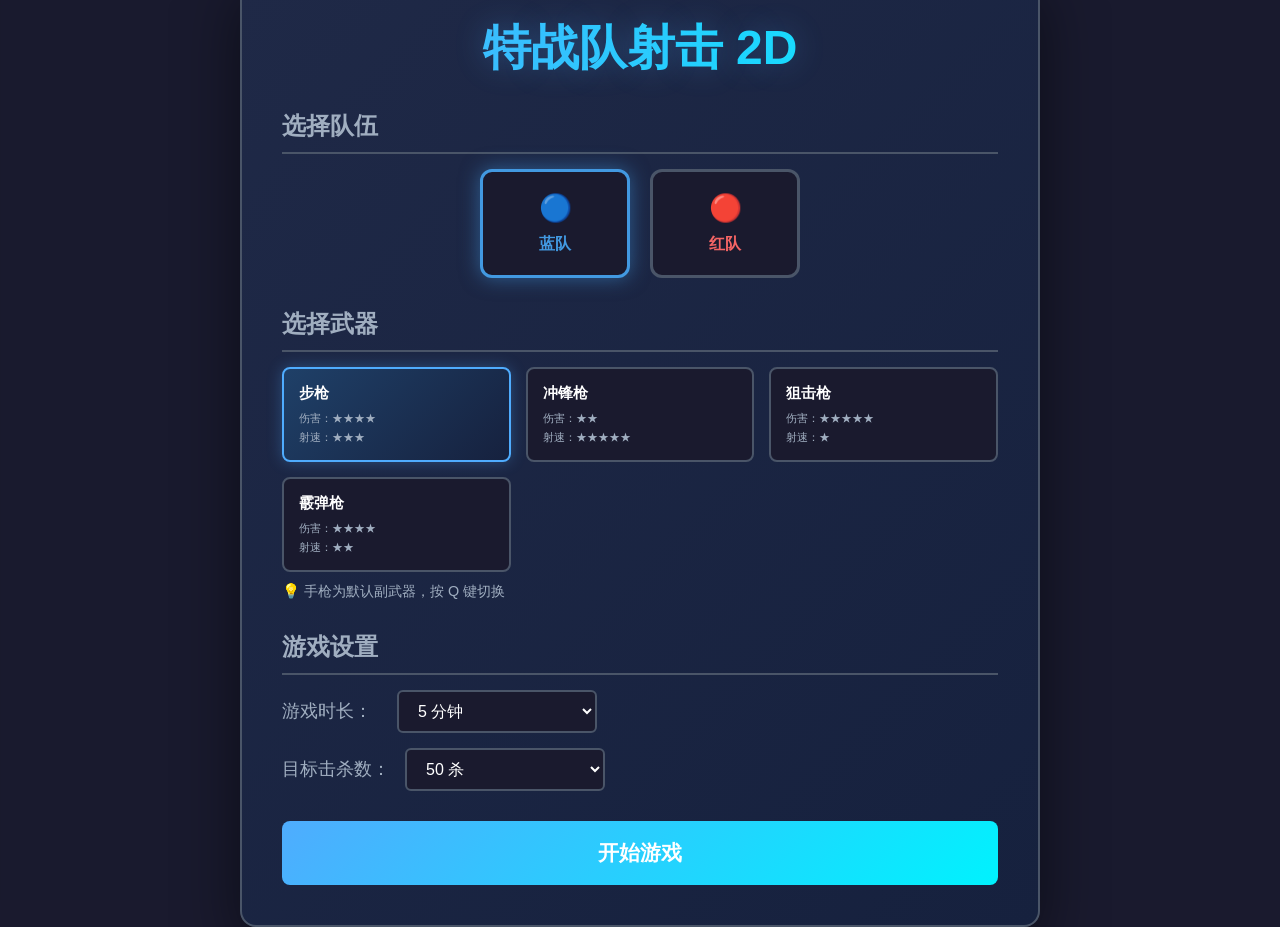
<file: index.html>
<!DOCTYPE html>
<html lang="zh-CN">
<head>
  <meta charset="UTF-8">
  <meta name="viewport" content="width=device-width, initial-scale=1.0">
  <title>特战队射击游戏 2D</title>
  <link rel="stylesheet" href="css/style.css">
</head>
<body>
  <!-- 游戏画布 -->
  <canvas id="gameCanvas"></canvas>
  
  <!-- 主菜单 UI -->
  <div id="mainMenu" class="ui-screen">
    <div class="menu-container">
      <h1 class="game-title">特战队射击 2D</h1>
      
      <div class="menu-section">
        <h2>选择队伍</h2>
        <div class="team-select">
          <button class="team-btn team-blue active" data-team="blue">
            <span class="team-icon">🔵</span>
            <span class="team-name">蓝队</span>
          </button>
          <button class="team-btn team-red" data-team="red">
            <span class="team-icon">🔴</span>
            <span class="team-name">红队</span>
          </button>
        </div>
      </div>
      
      <div class="menu-section">
        <h2>选择武器</h2>
        <div class="weapon-select">
          <button class="weapon-btn active" data-weapon="rifle">
            <span class="weapon-name">步枪</span>
            <span class="weapon-stats">
              <span class="stat">伤害：★★★★</span>
              <span class="stat">射速：★★★</span>
            </span>
          </button>
          <button class="weapon-btn" data-weapon="smg">
            <span class="weapon-name">冲锋枪</span>
            <span class="weapon-stats">
              <span class="stat">伤害：★★</span>
              <span class="stat">射速：★★★★★</span>
            </span>
          </button>
          <button class="weapon-btn" data-weapon="sniper">
            <span class="weapon-name">狙击枪</span>
            <span class="weapon-stats">
              <span class="stat">伤害：★★★★★</span>
              <span class="stat">射速：★</span>
            </span>
          </button>
          <button class="weapon-btn" data-weapon="shotgun">
            <span class="weapon-name">霰弹枪</span>
            <span class="weapon-stats">
              <span class="stat">伤害：★★★★</span>
              <span class="stat">射速：★★</span>
            </span>
          </button>
        </div>
        <p style="color: #a0aec0; font-size: 0.9em; margin-top: 10px;">💡 手枪为默认副武器，按 Q 键切换</p>
      </div>
      
      <div class="menu-section">
        <h2>游戏设置</h2>
        <div class="game-settings">
          <div class="setting-row">
            <label>游戏时长：</label>
            <select id="gameDuration">
              <option value="120">2 分钟</option>
              <option value="300" selected>5 分钟</option>
              <option value="600">10 分钟</option>
            </select>
          </div>
          <div class="setting-row">
            <label>目标击杀数：</label>
            <select id="targetKills">
              <option value="20">20 杀</option>
              <option value="30">30 杀</option>
              <option value="50" selected>50 杀</option>
              <option value="100">100 杀</option>
            </select>
          </div>
        </div>
      </div>
      
      <button id="startBtn" class="start-btn">开始游戏</button>
    </div>
  </div>
  
  <!-- 游戏 HUD -->
  <div id="gameHUD" class="ui-hud hidden">
    <div class="hud-top">
      <div class="player-info">
        <div class="health-bar-container">
          <div class="health-bar-fill" id="playerHealth"></div>
          <span class="health-value" id="healthValue">100/100</span>
        </div>
        <div class="ammo-container">
          <div class="ammo-dots" id="ammoDots"></div>
          <div class="ammo-count-text">
            <span id="ammoCountText">12/12</span>
          </div>
        </div>
        <div class="ammo-info">
          <span class="reload-hint hidden" id="reloadHint">按 R 换弹</span>
        </div>
        <div class="weapon-info">
          <span id="weaponName">手枪</span>
          <span id="secondaryWeaponName" class="secondary-weapon"></span>
        </div>
      </div>
      <div class="score-panel team-blue-score">
        <span class="team-icon">🔵</span>
        <span class="score" id="blueScore">0</span>
        <span class="team-name">蓝队</span>
      </div>
      <div class="timer-panel">
        <span class="timer" id="gameTimer">05:00</span>
      </div>
      <div class="score-panel team-red-score">
        <span class="team-name">红队</span>
        <span class="score" id="redScore">0</span>
        <span class="team-icon">🔴</span>
      </div>
      <div class="team-info">
        <span>按 Tab 切换队友</span>
        <div class="teammates" id="teammates"></div>
      </div>
      <div class="debug-indicator hidden" id="debugIndicator">
        <span>🛡️ 调试模式：无敌</span>
      </div>
    </div>
  </div>
  
  <!-- 排行榜面板 -->
  <div id="leaderboardPanel" class="leaderboard-panel hidden">
    <h2>排行榜</h2>
    <div class="leaderboard-teams">
      <div class="team-column blue-team">
        <h3>🔵 蓝队</h3>
        <div id="blueTeamList" class="team-list"></div>
      </div>
      <div class="team-column red-team">
        <h3>🔴 红队</h3>
        <div id="redTeamList" class="team-list"></div>
      </div>
    </div>
    <p class="pause-hint">按 P 返回游戏</p>
  </div>
  
  <!-- 游戏结束 UI -->
  <div id="gameOver" class="ui-screen hidden">
    <div class="menu-container">
      <h1 class="game-title" id="winnerText">蓝队获胜!</h1>
      <div class="final-score">
        <div class="score-row">
          <span class="team-blue">🔵 蓝队：<span id="finalBlueScore">0</span></span>
          <span class="team-red">🔴 红队：<span id="finalRedScore">0</span></span>
        </div>
      </div>
      <button id="restartBtn" class="start-btn">重新开始</button>
      <button id="menuBtn" class="start-btn">返回菜单</button>
    </div>
  </div>
  
  <!-- 脚本 -->
  <script src="js/utils/utils.js"></script>
  <script src="js/pool/ObjectPool.js"></script>
  <script src="js/audio/Audio.js"></script>
  <script src="js/game/Camera.js"></script>
  <script src="js/game/Physics.js"></script>
  <script src="js/game/Renderer.js"></script>
  <script src="js/entities/Entity.js"></script>
  <script src="js/entities/Player.js"></script>
  <script src="js/entities/Projectile.js"></script>
  <script src="js/entities/Particle.js"></script>
  <script src="js/weapons/Weapon.js"></script>
  <script src="js/weapons/weapons.js"></script>
  <script src="js/ai/AI.js"></script>
  <script src="js/map/Map.js"></script>
  <script src="js/ui/UI.js"></script>
  <script src="js/game/Game.js"></script>
  <script src="js/main.js"></script>
</body>
</html>
</file>
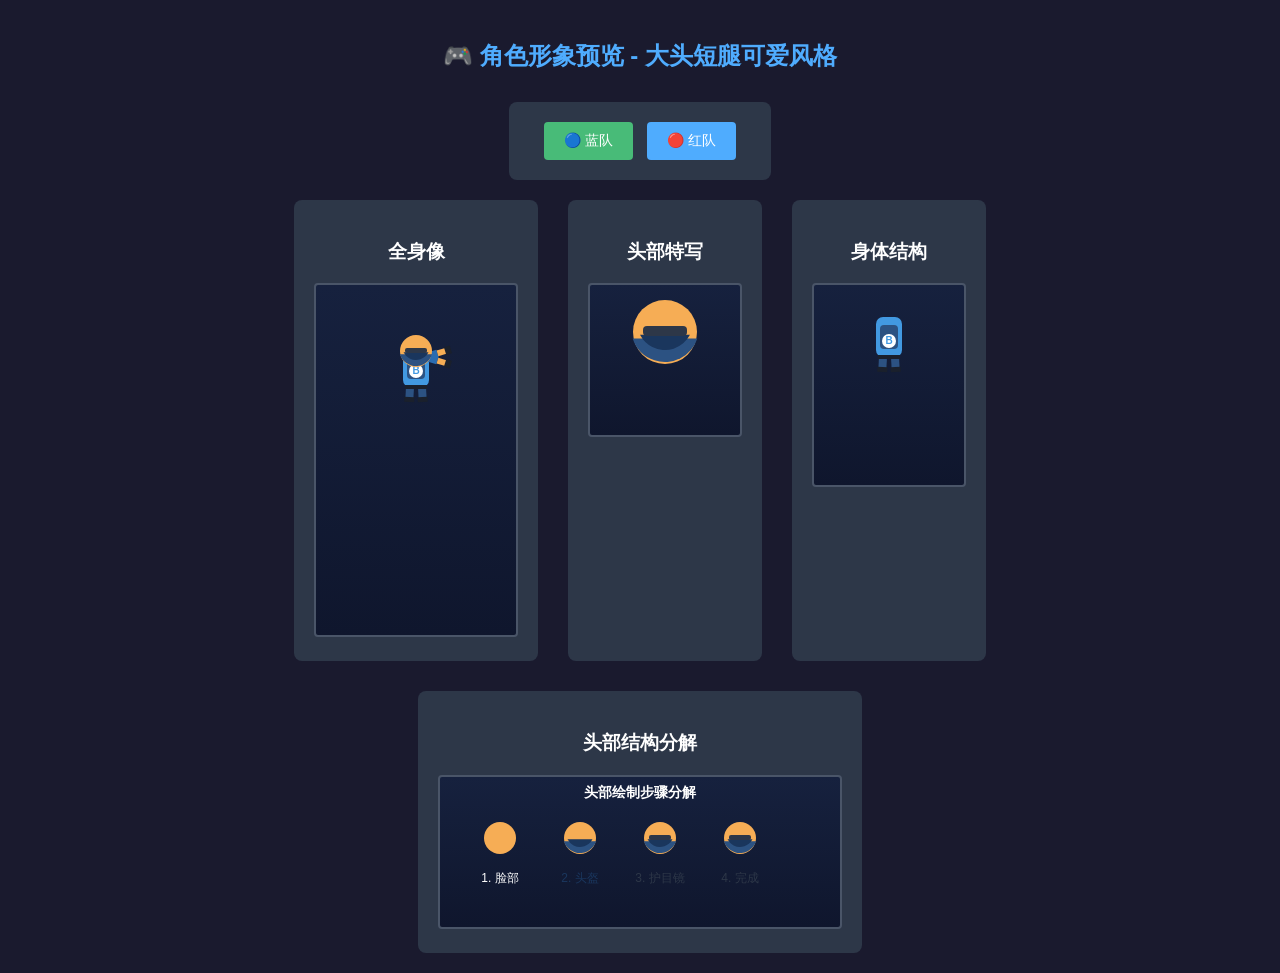
<file: character-preview.html>
<!DOCTYPE html>
<html lang="zh-CN">
<head>
  <meta charset="UTF-8">
  <meta name="viewport" content="width=device-width, initial-scale=1.0">
  <title>角色形象预览</title>
  <style>
    body {
      margin: 0;
      background: #1a1a2e;
      color: #fff;
      font-family: Arial, sans-serif;
      display: flex;
      flex-direction: column;
      align-items: center;
      padding: 20px;
    }
    h2 {
      color: #4facfe;
      margin-bottom: 10px;
    }
    .container {
      display: flex;
      gap: 30px;
      flex-wrap: wrap;
      justify-content: center;
    }
    .preview-box {
      background: #2d3748;
      border-radius: 8px;
      padding: 20px;
      text-align: center;
    }
    canvas {
      border: 2px solid #4a5568;
      border-radius: 4px;
      background: linear-gradient(to bottom, #16213e, #0f162d);
    }
    .controls {
      background: #2d3748;
      padding: 15px 30px;
      border-radius: 8px;
      margin: 20px;
    }
    button {
      background: #4facfe;
      color: #fff;
      border: none;
      padding: 10px 20px;
      border-radius: 4px;
      cursor: pointer;
      margin: 5px;
      font-size: 14px;
    }
    button:hover {
      background: #00f2fe;
    }
    button.active {
      background: #48bb78;
    }
    .detail-view {
      margin-top: 30px;
    }
  </style>
</head>
<body>
  <h2>🎮 角色形象预览 - 大头短腿可爱风格</h2>
  
  <div class="controls">
    <button onclick="setTeam('blue')" class="active" id="btnBlue">🔵 蓝队</button>
    <button onclick="setTeam('red')" id="btnRed">🔴 红队</button>
  </div>

  <div class="container">
    <div class="preview-box">
      <h3>全身像</h3>
      <canvas id="canvasFull" width="200" height="350"></canvas>
    </div>
    <div class="preview-box">
      <h3>头部特写</h3>
      <canvas id="canvasHead" width="150" height="150"></canvas>
    </div>
    <div class="preview-box">
      <h3>身体结构</h3>
      <canvas id="canvasBody" width="150" height="200"></canvas>
    </div>
  </div>

  <div class="detail-view">
    <div class="preview-box">
      <h3>头部结构分解</h3>
      <canvas id="canvasHeadSteps" width="400" height="150"></canvas>
    </div>
  </div>

  <script>
    let currentTeam = 'blue';

    function setTeam(team) {
      currentTeam = team;
      document.getElementById('btnBlue').classList.toggle('active', team === 'blue');
      document.getElementById('btnRed').classList.toggle('active', team === 'red');
      drawAll();
    }

    function getColors() {
      return {
        body: currentTeam === 'blue' ? '#4299e1' : '#f56565',
        vest: currentTeam === 'blue' ? '#2c5282' : '#9b2c2c',
        sleeve: currentTeam === 'blue' ? '#2b6cb0' : '#e53e3e',
        leg: currentTeam === 'blue' ? '#2c5282' : '#9b2c2c',
        helmet: currentTeam === 'blue' ? '#2c5282' : '#9b2c2c',
        helmetDark: currentTeam === 'blue' ? '#1a365d' : '#742a2a',
        boot: '#1a202c',
        glove: '#1a202c',
        skin: '#f6ad55'
      };
    }

    function drawAll() {
      const colors = getColors();
      
      // 全身像
      drawFullBody(document.getElementById('canvasFull').getContext('2d'), colors);
      
      // 头部特写
      drawHeadCloseup(document.getElementById('canvasHead').getContext('2d'), colors);
      
      // 身体结构
      drawBodyStructure(document.getElementById('canvasBody').getContext('2d'), colors);
      
      // 头部结构分解
      drawHeadSteps(document.getElementById('canvasHeadSteps').getContext('2d'), colors);
    }

    function drawFullBody(ctx, colors) {
      ctx.clearRect(0, 0, ctx.canvas.width, ctx.canvas.height);
      ctx.save();
      ctx.translate(ctx.canvas.width / 2, 80);

      // 腿部
      drawLegs(ctx, colors);
      
      // 身体
      drawBody(ctx, colors);
      
      // 手臂
      drawArm(ctx, 0.3, colors);
      drawArm(ctx, -0.3, colors);
      
      // 头部
      drawHead(ctx, colors);

      ctx.restore();
    }

    function drawLegs(ctx, colors) {
      const legOffset = 3;
      
      // 左腿
      ctx.save();
      ctx.translate(-6, 22);
      ctx.rotate(legOffset * Math.PI / 180);
      ctx.fillStyle = colors.leg;
      ctx.fillRect(-4, 0, 8, 12);
      ctx.fillStyle = colors.boot;
      ctx.fillRect(-5, 10, 10, 5);
      ctx.restore();
      
      // 右腿
      ctx.save();
      ctx.translate(6, 22);
      ctx.rotate(-legOffset * Math.PI / 180);
      ctx.fillStyle = colors.leg;
      ctx.fillRect(-4, 0, 8, 12);
      ctx.fillStyle = colors.boot;
      ctx.fillRect(-5, 10, 10, 5);
      ctx.restore();
    }

    function drawBody(ctx, colors) {
      // 躯干主体
      ctx.fillStyle = colors.body;
      ctx.beginPath();
      ctx.roundRect(-13, -18, 26, 40, 7);
      ctx.fill();
      
      // 战术背心
      ctx.fillStyle = colors.vest;
      ctx.beginPath();
      ctx.roundRect(-9, -10, 18, 24, 4);
      ctx.fill();
      
      // 队伍标识
      ctx.fillStyle = '#fff';
      ctx.beginPath();
      ctx.arc(0, 6, 7, 0, Math.PI * 2);
      ctx.fill();
      ctx.fillStyle = colors.body;
      ctx.font = 'bold 10px Arial';
      ctx.textAlign = 'center';
      ctx.textBaseline = 'middle';
      ctx.fillText(currentTeam === 'blue' ? 'B' : 'R', 0, 6);
      
      // 腰带
      ctx.fillStyle = colors.boot;
      ctx.fillRect(-11, 20, 22, 4);
    }

    function drawArm(ctx, angle, colors) {
      ctx.save();
      ctx.translate(10, -8);
      ctx.rotate(angle);
      
      // 上臂
      ctx.fillStyle = colors.sleeve;
      ctx.fillRect(0, -4, 12, 8);
      
      // 前臂
      ctx.fillStyle = colors.skin;
      ctx.fillRect(12, -3, 10, 6);
      
      // 手套
      ctx.fillStyle = colors.glove;
      ctx.fillRect(20, -4, 6, 8);
      
      ctx.restore();
    }

    function drawHead(ctx, colors) {
      // 1. 先画完整的脸部（黄种人肤色，圆形大头）
      ctx.fillStyle = colors.skin;
      ctx.beginPath();
      ctx.arc(0, -14, 16, 0, Math.PI * 2);
      ctx.fill();
      
      // 2. 画头盔（只覆盖头顶，像帽子一样）
      ctx.fillStyle = colors.helmet;
      ctx.beginPath();
      ctx.arc(0, -16, 17, Math.PI * 0.1, Math.PI * 0.9);
      ctx.fill();
      
      // 3. 头盔顶部细节
      ctx.fillStyle = colors.helmetDark;
      ctx.beginPath();
      ctx.arc(0, -19, 14, Math.PI * 0.15, Math.PI * 0.85);
      ctx.fill();
      
      // 4. 护目镜（黑色，戴在眼睛上）
      ctx.fillStyle = '#2d3748';
      ctx.beginPath();
      ctx.roundRect(-11, -17, 22, 5, 2);
      ctx.fill();
    }

    function drawHeadCloseup(ctx, colors) {
      ctx.clearRect(0, 0, ctx.canvas.width, ctx.canvas.height);
      ctx.save();
      ctx.translate(ctx.canvas.width / 2, ctx.canvas.height / 2);
      ctx.scale(2, 2); // 放大 2 倍
      drawHead(ctx, colors);
      ctx.restore();
    }

    function drawBodyStructure(ctx, colors) {
      ctx.clearRect(0, 0, ctx.canvas.width, ctx.canvas.height);
      ctx.save();
      ctx.translate(ctx.canvas.width / 2, 50);
      
      // 只显示身体和腿
      drawLegs(ctx, colors);
      drawBody(ctx, colors);
      
      ctx.restore();
    }

    function drawHeadSteps(ctx, colors) {
      ctx.clearRect(0, 0, ctx.canvas.width, ctx.canvas.height);
      
      const stepX = [60, 140, 220, 300];
      const stepY = 75;
      
      // 步骤 1: 画脸
      ctx.fillStyle = colors.skin;
      ctx.beginPath();
      ctx.arc(stepX[0], stepY - 14, 16, 0, Math.PI * 2);
      ctx.fill();
      ctx.fillStyle = '#fff';
      ctx.font = '12px Arial';
      ctx.textAlign = 'center';
      ctx.fillText('1. 脸部', stepX[0], stepY + 30);
      
      // 步骤 2: 加头盔
      ctx.fillStyle = colors.skin;
      ctx.beginPath();
      ctx.arc(stepX[1], stepY - 14, 16, 0, Math.PI * 2);
      ctx.fill();
      
      ctx.fillStyle = colors.helmet;
      ctx.beginPath();
      ctx.arc(stepX[1], stepY - 16, 17, Math.PI * 0.1, Math.PI * 0.9);
      ctx.fill();
      
      ctx.fillStyle = colors.helmetDark;
      ctx.beginPath();
      ctx.arc(stepX[1], stepY - 19, 14, Math.PI * 0.15, Math.PI * 0.85);
      ctx.fill();
      ctx.fillText('2. 头盔', stepX[1], stepY + 30);
      
      // 步骤 3: 加护目镜（完成）
      ctx.fillStyle = colors.skin;
      ctx.beginPath();
      ctx.arc(stepX[2], stepY - 14, 16, 0, Math.PI * 2);
      ctx.fill();
      
      ctx.fillStyle = colors.helmet;
      ctx.beginPath();
      ctx.arc(stepX[2], stepY - 16, 17, Math.PI * 0.1, Math.PI * 0.9);
      ctx.fill();
      
      ctx.fillStyle = colors.helmetDark;
      ctx.beginPath();
      ctx.arc(stepX[2], stepY - 19, 14, Math.PI * 0.15, Math.PI * 0.85);
      ctx.fill();
      
      ctx.fillStyle = '#2d3748';
      ctx.beginPath();
      ctx.roundRect(-11 + stepX[2], stepY - 17, 22, 5, 2);
      ctx.fill();
      ctx.fillText('3. 护目镜', stepX[2], stepY + 30);
      
      // 步骤 4: 最终效果
      ctx.fillStyle = colors.skin;
      ctx.beginPath();
      ctx.arc(stepX[3], stepY - 14, 16, 0, Math.PI * 2);
      ctx.fill();
      
      ctx.fillStyle = colors.helmet;
      ctx.beginPath();
      ctx.arc(stepX[3], stepY - 16, 17, Math.PI * 0.1, Math.PI * 0.9);
      ctx.fill();
      
      ctx.fillStyle = colors.helmetDark;
      ctx.beginPath();
      ctx.arc(stepX[3], stepY - 19, 14, Math.PI * 0.15, Math.PI * 0.85);
      ctx.fill();
      
      ctx.fillStyle = '#2d3748';
      ctx.beginPath();
      ctx.roundRect(-11 + stepX[3], stepY - 17, 22, 5, 2);
      ctx.fill();
      ctx.fillText('4. 完成', stepX[3], stepY + 30);
      
      // 标题
      ctx.fillStyle = '#fff';
      ctx.font = 'bold 14px Arial';
      ctx.textAlign = 'center';
      ctx.fillText('头部绘制步骤分解', 200, 20);
    }

    // 初始化
    drawAll();
  </script>
</body>
</html>
</file>
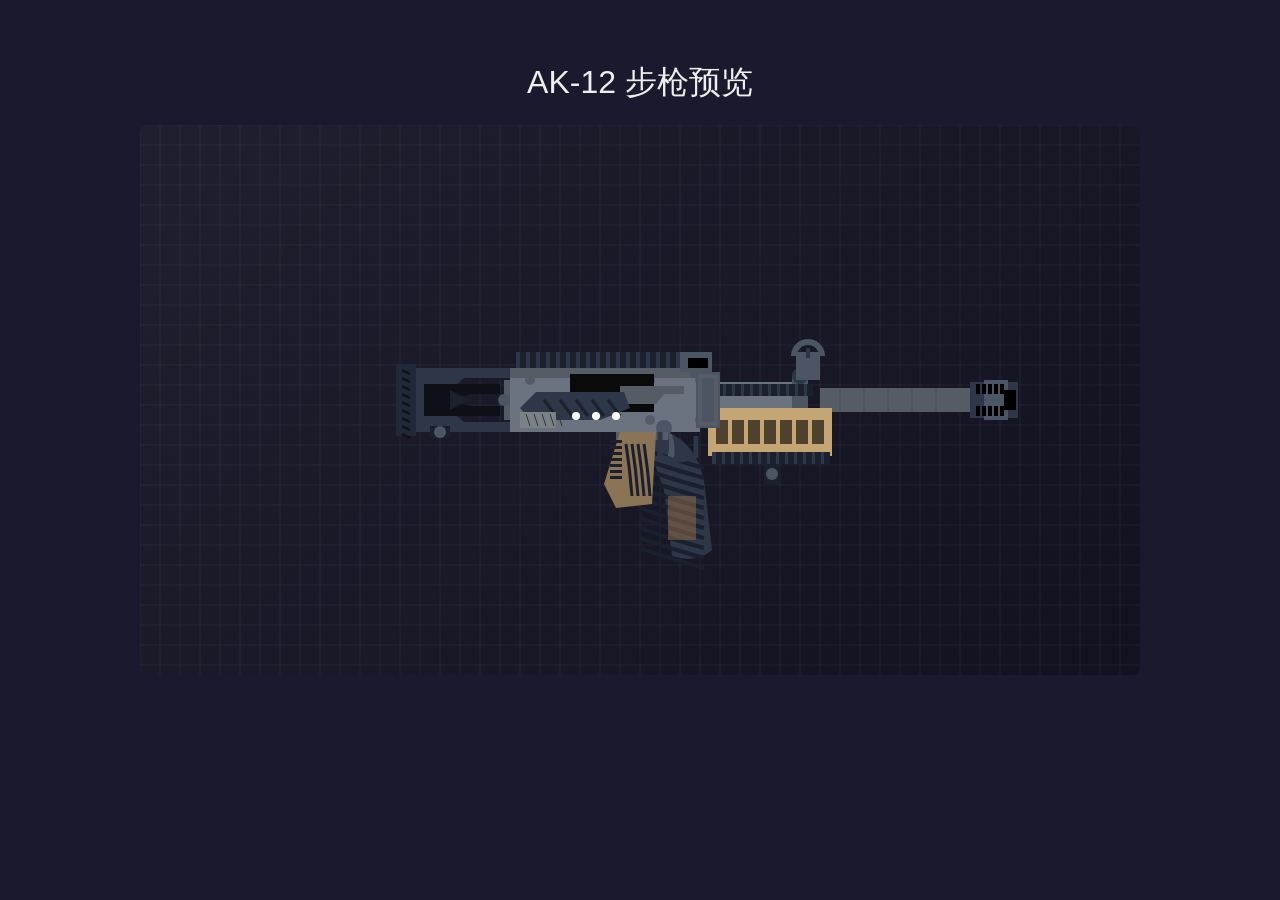
<file: rifle-preview.html>
<!DOCTYPE html>
<html lang="zh-CN">
<head>
  <meta charset="UTF-8">
  <title>AK-12 步枪预览</title>
  <style>
    body { margin: 0; padding: 40px; background: #1a1a2e; display: flex; flex-direction: column; align-items: center; font-family: sans-serif; color: #eee; }
    h1 { margin-bottom: 20px; font-weight: 300; }
    canvas { background: linear-gradient(135deg, #2d2d44 0%, #1a1a2e 100%); border-radius: 8px; }
  </style>
</head>
<body>
  <h1>AK-12 步枪预览</h1>
  <canvas id="canvas" width="1000" height="550"></canvas>
  <script>
    const canvas = document.getElementById('canvas');
    const ctx = canvas.getContext('2d');
    
    const c = {
      metal: '#6b7280', metalLight: '#7a8288', metalDark: '#555c66',
      steel: '#4b5563', black: '#2d3748', blackDark: '#1a202c',
      tan: '#c4a574', tanDark: '#8b7355', rubber: '#1f2937'
    };
    
    function drawAK12(ctx, x, y, s) {
      ctx.save();
      ctx.translate(x, y);
      ctx.scale(s, s);
      
      // ========== 枪托 ==========
      // 上支杆
      ctx.fillStyle = c.black;
      ctx.beginPath();
      ctx.moveTo(-115, -16);
      ctx.lineTo(-65, -16);
      ctx.lineTo(-65, -11);
      ctx.lineTo(-90, -11);
      ctx.lineTo(-100, -3);
      ctx.lineTo(-100, 3);
      ctx.lineTo(-90, 11);
      ctx.lineTo(-115, 11);
      ctx.closePath();
      ctx.fill();
      
      // 下支杆
      ctx.fillStyle = c.black;
      ctx.beginPath();
      ctx.moveTo(-115, 16);
      ctx.lineTo(-65, 16);
      ctx.lineTo(-65, 11);
      ctx.lineTo(-88, 11);
      ctx.lineTo(-97, 3);
      ctx.lineTo(-97, -3);
      ctx.lineTo(-88, -11);
      ctx.lineTo(-115, -11);
      ctx.closePath();
      ctx.fill();
      
      // 中央镂空
      ctx.fillStyle = '#0d1117';
      ctx.beginPath();
      ctx.moveTo(-108, -8);
      ctx.lineTo(-70, -8);
      ctx.lineTo(-70, -3);
      ctx.lineTo(-85, -3);
      ctx.lineTo(-95, 0);
      ctx.lineTo(-85, 3);
      ctx.lineTo(-70, 3);
      ctx.lineTo(-70, 8);
      ctx.lineTo(-108, 8);
      ctx.closePath();
      ctx.fill();
      
      // 斜撑
      ctx.fillStyle = c.blackDark;
      ctx.beginPath();
      ctx.moveTo(-95, -5);
      ctx.lineTo(-85, 0);
      ctx.lineTo(-95, 5);
      ctx.closePath();
      ctx.fill();
      
      // 枪托底板
      ctx.fillStyle = c.rubber;
      ctx.fillRect(-122, -18, 10, 36);
      ctx.strokeStyle = '#111';
      ctx.lineWidth = 1;
      for (let i = 0; i < 9; i++) {
        ctx.beginPath();
        ctx.moveTo(-119, -15 + i * 4);
        ctx.lineTo(-115, -13 + i * 4);
        ctx.stroke();
      }
      
      // 连接座
      ctx.fillStyle = c.metalDark;
      ctx.fillRect(-68, -10, 12, 20);
      ctx.fillStyle = c.steel;
      ctx.beginPath();
      ctx.arc(-62, 0, 4, 0, Math.PI * 2);
      ctx.fill();
      
      // 背带环
      ctx.fillStyle = c.blackDark;
      ctx.fillRect(-105, 13, 10, 6);
      ctx.fillStyle = c.steel;
      ctx.beginPath();
      ctx.arc(-100, 16, 3, 0, Math.PI * 2);
      ctx.fill();
      
      // ========== 下机匣 ==========
      ctx.fillStyle = c.metal;
      ctx.fillRect(-65, -16, 95, 32);
      
      // 铆钉
      ctx.fillStyle = c.metalDark;
      [[-55,-10],[-55,10],[5,-10],[5,10],[30,-10],[30,10]].forEach(([vx,vy]) => {
        ctx.beginPath();
        ctx.arc(vx, vy, 2.5, 0, Math.PI * 2);
        ctx.fill();
      });
      
      // 机匣盖
      ctx.fillStyle = c.metalDark;
      ctx.beginPath();
      ctx.moveTo(-65, -16);
      ctx.lineTo(-48, -16);
      ctx.quadraticCurveTo(-22, -24, 12, -16);
      ctx.lineTo(28, -16);
      ctx.lineTo(28, -11);
      ctx.lineTo(-65, -11);
      ctx.closePath();
      ctx.fill();
      
      // 机匣盖锁
      ctx.fillStyle = c.steel;
      ctx.fillRect(25, -18, 10, 7);
      
      // 抛壳窗
      ctx.fillStyle = '#0a0a0a';
      ctx.fillRect(-35, -13, 42, 19);
      
      // 拉机柄
      ctx.fillStyle = c.metalDark;
      ctx.beginPath();
      ctx.moveTo(-10, -7);
      ctx.lineTo(22, -7);
      ctx.lineTo(22, -3);
      ctx.lineTo(12, -3);
      ctx.lineTo(8, 2);
      ctx.lineTo(-10, 2);
      ctx.closePath();
      ctx.fill();
      
      // 快慢机
      ctx.fillStyle = c.black;
      ctx.beginPath();
      ctx.moveTo(-52, -4);
      ctx.lineTo(-8, -4);
      ctx.lineTo(-5, 4);
      ctx.lineTo(-20, 10);
      ctx.lineTo(-55, 10);
      ctx.lineTo(-60, 4);
      ctx.closePath();
      ctx.fill();
      
      ctx.strokeStyle = c.blackDark;
      ctx.lineWidth = 1.5;
      for (let i = 0; i < 5; i++) {
        ctx.beginPath();
        ctx.moveTo(-48 + i * 8, 0);
        ctx.lineTo(-42 + i * 8, 8);
        ctx.stroke();
      }
      
      ctx.fillStyle = '#fff';
      [-12, -22, -32].forEach(vx => {
        ctx.beginPath();
        ctx.arc(vx, 8, 2, 0, Math.PI * 2);
        ctx.fill();
      });
      
      // ========== 顶部导轨 ==========
      ctx.fillStyle = c.black;
      ctx.fillRect(-62, -24, 85, 8);
      ctx.fillStyle = c.blackDark;
      for (let i = 0; i < 18; i++) {
        ctx.fillRect(-60 + i * 5, -24, 3, 8);
      }
      
      // 后照门
      ctx.fillStyle = c.steel;
      ctx.fillRect(20, -24, 16, 10);
      ctx.fillStyle = '#000';
      ctx.fillRect(24, -21, 10, 5);
      
      // ========== 导气系统 ==========
      ctx.fillStyle = c.metal;
      ctx.fillRect(32, -9, 48, 14);
      
      ctx.fillStyle = c.steel;
      ctx.fillRect(76, -12, 8, 20);
      
      ctx.fillStyle = c.black;
      ctx.beginPath();
      ctx.arc(80, -12, 4, 0, Math.PI * 2);
      ctx.fill();
      
      // 准星
      ctx.fillStyle = c.steel;
      ctx.fillRect(78, -24, 12, 14);
      ctx.strokeStyle = c.steel;
      ctx.lineWidth = 3;
      ctx.beginPath();
      ctx.arc(84, -22, 7, Math.PI, 0);
      ctx.stroke();
      ctx.fillStyle = c.black;
      ctx.fillRect(83, -26, 2, 5);
      
      // ========== 枪管 ==========
      ctx.fillStyle = c.metalDark;
      ctx.fillRect(90, -6, 75, 12);
      
      ctx.strokeStyle = c.steel;
      ctx.lineWidth = 1;
      for (let i = 0; i < 5; i++) {
        ctx.beginPath();
        ctx.moveTo(100 + i * 12, -6);
        ctx.lineTo(100 + i * 12, 6);
        ctx.stroke();
      }
      
      // 消焰器
      ctx.fillStyle = c.black;
      ctx.fillRect(165, -9, 24, 18);
      ctx.fillStyle = c.steel;
      ctx.fillRect(172, -10, 12, 20);
      ctx.fillStyle = '#000';
      ctx.fillRect(182, -5, 6, 10);
      for (let i = 0; i < 5; i++) {
        ctx.fillRect(168 + i * 3, -8, 2, 5);
        ctx.fillRect(168 + i * 3, 3, 2, 5);
      }
      
      // ========== 护木 ==========
      ctx.fillStyle = c.black;
      ctx.fillRect(32, -8, 52, 6);
      for (let i = 0; i < 12; i++) {
        ctx.fillStyle = c.blackDark;
        ctx.fillRect(34 + i * 4.5, -8, 3, 6);
      }
      
      ctx.fillStyle = c.tan;
      ctx.fillRect(34, 4, 62, 24);
      
      ctx.fillStyle = c.black;
      ctx.fillRect(36, 26, 56, 6);
      for (let i = 0; i < 13; i++) {
        ctx.fillStyle = c.blackDark;
        ctx.fillRect(38 + i * 4.5, 26, 3, 6);
      }
      
      for (let i = 0; i < 7; i++) {
        ctx.fillStyle = 'rgba(0,0,0,0.6)';
        ctx.fillRect(38 + i * 8, 10, 6, 12);
      }
      
      ctx.fillStyle = c.blackDark;
      ctx.fillRect(62, 32, 8, 10);
      ctx.fillStyle = c.steel;
      ctx.beginPath();
      ctx.arc(66, 37, 3, 0, Math.PI * 2);
      ctx.fill();
      
      // ========== 弹匣 ==========
      ctx.fillStyle = c.black;
      ctx.beginPath();
      ctx.moveTo(-12, 16);
      ctx.lineTo(14, 16);
      ctx.quadraticCurveTo(28, 22, 32, 40);
      ctx.lineTo(36, 75);
      ctx.quadraticCurveTo(28, 82, 16, 78);
      ctx.lineTo(12, 45);
      ctx.quadraticCurveTo(8, 32, 2, 22);
      ctx.lineTo(-8, 18);
      ctx.closePath();
      ctx.fill();
      
      ctx.strokeStyle = c.blackDark;
      ctx.lineWidth = 2;
      for (let i = 0; i < 11; i++) {
        ctx.beginPath();
        const y = 24 + i * 5;
        ctx.moveTo(0, y);
        ctx.quadraticCurveTo(14, y + 5, 32, y + 10);
        ctx.stroke();
      }
      
      ctx.fillStyle = 'rgba(150, 110, 70, 0.5)';
      ctx.fillRect(14, 48, 14, 22);
      
      ctx.fillStyle = c.steel;
      ctx.beginPath();
      ctx.arc(12, 14, 4, 0, Math.PI * 2);
      ctx.fill();
      
      ctx.fillStyle = c.metalDark;
      ctx.fillRect(-12, 16, 26, 4);
      
      // ========== 握把 ==========
      ctx.fillStyle = c.tanDark;
      ctx.beginPath();
      ctx.moveTo(-10, 16);
      ctx.lineTo(8, 16);
      ctx.lineTo(6, 52);
      ctx.lineTo(-12, 54);
      ctx.lineTo(-18, 42);
      ctx.closePath();
      ctx.fill();
      
      ctx.strokeStyle = c.blackDark;
      ctx.lineWidth = 1.5;
      for (let i = 0; i < 4; i++) {
        ctx.beginPath();
        ctx.moveTo(-7 + i * 3, 22);
        ctx.quadraticCurveTo(-5 + i * 3, 35, -4 + i * 3, 48);
        ctx.stroke();
      }
      
      ctx.fillStyle = c.blackDark;
      for (let i = 0; i < 7; i++) {
        ctx.fillRect(-15, 20 + i * 3, 6, 1.5);
      }
      
      // 扳机护圈
      ctx.strokeStyle = c.black;
      ctx.lineWidth = 2.5;
      ctx.beginPath();
      ctx.moveTo(10, 16);
      ctx.lineTo(10, 28);
      ctx.quadraticCurveTo(18, 32, 28, 28);
      ctx.lineTo(28, 18);
      ctx.stroke();
      
      // 扳机
      ctx.fillStyle = c.steel;
      ctx.beginPath();
      ctx.moveTo(16, 17);
      ctx.quadraticCurveTo(18, 24, 17, 29);
      ctx.lineTo(14, 28);
      ctx.quadraticCurveTo(15, 23, 14, 17);
      ctx.closePath();
      ctx.fill();
      
      // ========== 细节 ==========
      ctx.fillStyle = c.steel;
      ctx.fillRect(28, -14, 12, 28);
      ctx.strokeStyle = c.metalDark;
      ctx.lineWidth = 2;
      ctx.strokeRect(30, -12, 8, 24);
      
      ctx.fillStyle = c.metalLight;
      ctx.fillRect(-60, 6, 18, 8);
      ctx.strokeStyle = '#333';
      ctx.lineWidth = 0.5;
      for (let i = 0; i < 5; i++) {
        ctx.beginPath();
        ctx.moveTo(-57 + i * 4, 7);
        ctx.lineTo(-55 + i * 4, 13);
        ctx.stroke();
      }
      
      ctx.fillStyle = c.steel;
      ctx.beginPath();
      ctx.arc(-68, 0, 3, 0, Math.PI * 2);
      ctx.fill();
      
      ctx.restore();
    }
    
    function render() {
      ctx.fillStyle = 'rgba(0,0,0,0.3)';
      ctx.fillRect(0, 0, canvas.width, canvas.height);
      ctx.strokeStyle = 'rgba(255,255,255,0.05)';
      ctx.lineWidth = 1;
      for (let i = 0; i < canvas.width; i += 20) {
        ctx.beginPath();
        ctx.moveTo(i, 0);
        ctx.lineTo(i, canvas.height);
        ctx.stroke();
      }
      for (let i = 0; i < canvas.height; i += 20) {
        ctx.beginPath();
        ctx.moveTo(0, i);
        ctx.lineTo(canvas.width, i);
        ctx.stroke();
      }
      
      drawAK12(ctx, canvas.width / 2, canvas.height / 2, 2.0);
    }
    
    render();
  </script>
</body>
</html>
</file>
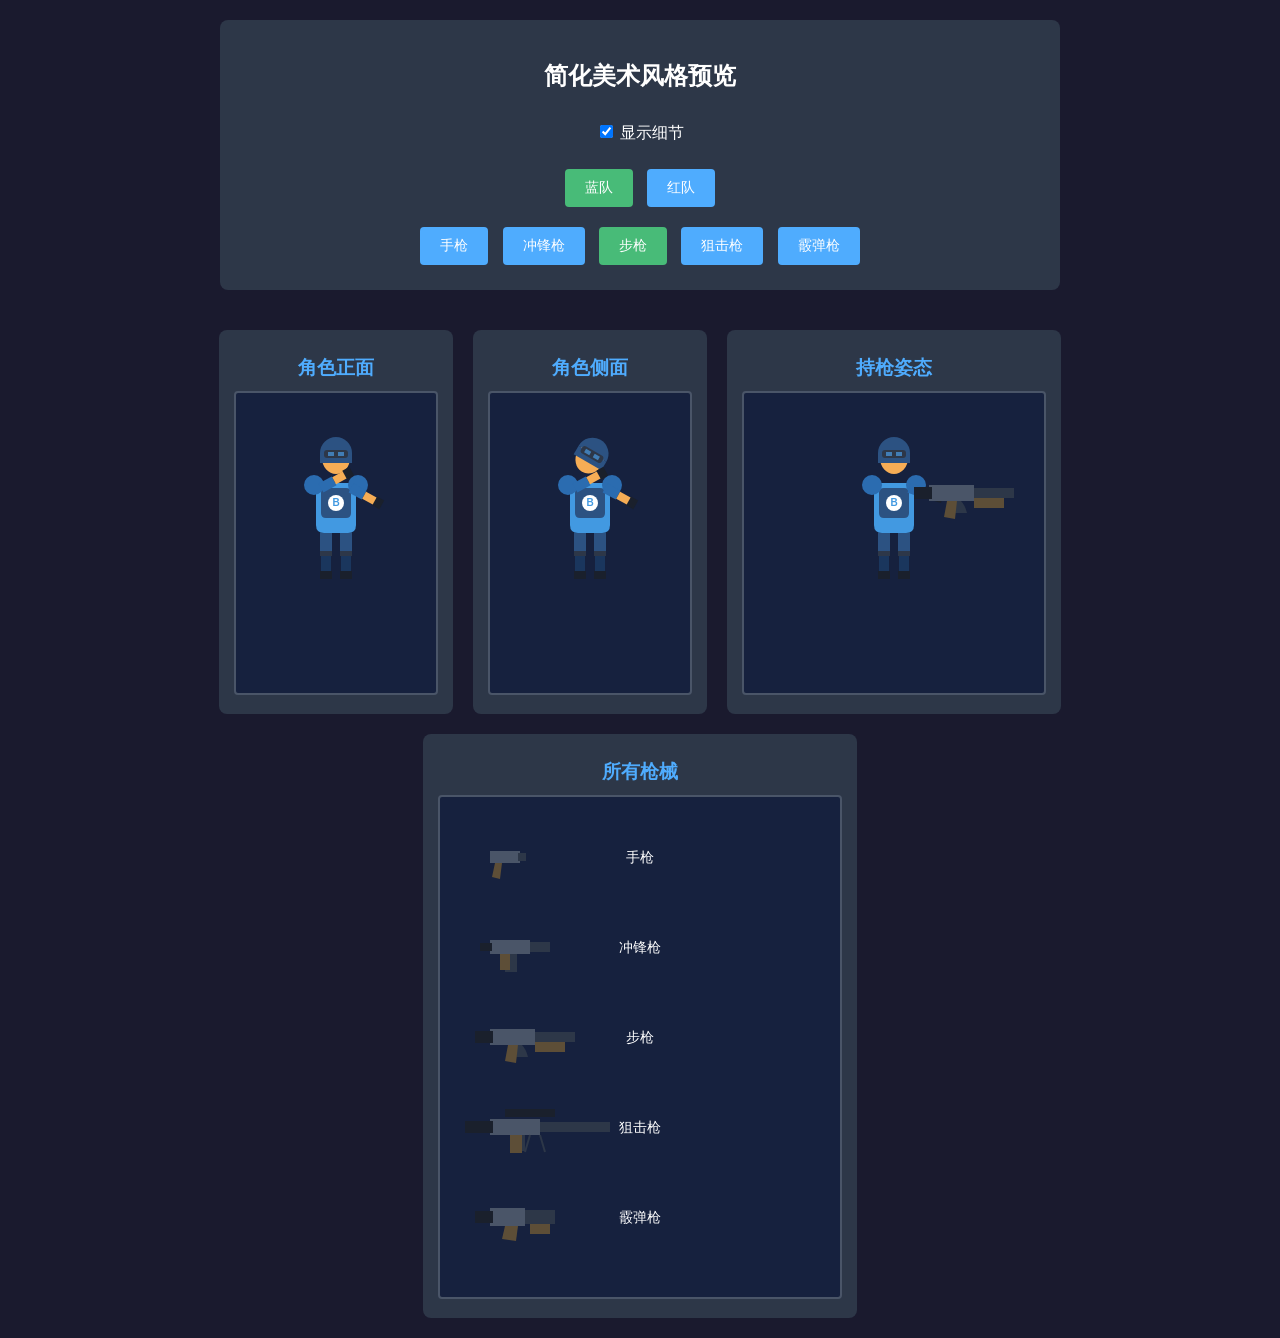
<file: simplified-art-preview.html>
<!DOCTYPE html>
<html lang="zh-CN">
<head>
  <meta charset="UTF-8">
  <meta name="viewport" content="width=device-width, initial-scale=1.0">
  <title>简化美术预览</title>
  <style>
    body {
      margin: 0;
      background: #1a1a2e;
      color: #fff;
      font-family: Arial, sans-serif;
    }
    .container {
      display: flex;
      flex-wrap: wrap;
      gap: 20px;
      padding: 20px;
      justify-content: center;
    }
    .preview-box {
      background: #2d3748;
      border-radius: 8px;
      padding: 15px;
      text-align: center;
    }
    canvas {
      border: 2px solid #4a5568;
      border-radius: 4px;
      background: #16213e;
    }
    h3 {
      margin: 10px 0;
      color: #4facfe;
    }
    .controls {
      background: #2d3748;
      padding: 20px;
      border-radius: 8px;
      margin: 20px auto;
      max-width: 800px;
      text-align: center;
    }
    button {
      background: #4facfe;
      color: #fff;
      border: none;
      padding: 10px 20px;
      border-radius: 4px;
      cursor: pointer;
      margin: 5px;
      font-size: 14px;
    }
    button:hover {
      background: #00f2fe;
    }
    button.active {
      background: #48bb78;
    }
    label {
      display: inline-block;
      margin: 10px;
    }
  </style>
</head>
<body>
  <div class="controls">
    <h2>简化美术风格预览</h2>
    <div>
      <label>
        <input type="checkbox" id="showDetails" checked> 显示细节
      </label>
    </div>
    <div style="margin-top: 10px;">
      <button onclick="setTeam('blue')" class="active" id="btnBlue">蓝队</button>
      <button onclick="setTeam('red')" id="btnRed">红队</button>
    </div>
    <div style="margin-top: 10px;">
      <button onclick="setWeapon('pistol')" id="btnPistol">手枪</button>
      <button onclick="setWeapon('smg')" id="btnSMG">冲锋枪</button>
      <button onclick="setWeapon('rifle')" id="btnRifle" class="active">步枪</button>
      <button onclick="setWeapon('sniper')" id="btnSniper">狙击枪</button>
      <button onclick="setWeapon('shotgun')" id="btnShotgun">霰弹枪</button>
    </div>
  </div>

  <div class="container">
    <div class="preview-box">
      <h3>角色正面</h3>
      <canvas id="canvasFront" width="200" height="300"></canvas>
    </div>
    <div class="preview-box">
      <h3>角色侧面</h3>
      <canvas id="canvasSide" width="200" height="300"></canvas>
    </div>
    <div class="preview-box">
      <h3>持枪姿态</h3>
      <canvas id="canvasShoot" width="300" height="300"></canvas>
    </div>
    <div class="preview-box">
      <h3>所有枪械</h3>
      <canvas id="canvasWeapons" width="400" height="500"></canvas>
    </div>
  </div>

  <script>
    let currentTeam = 'blue';
    let currentWeapon = 'rifle';
    let showDetails = true;

    function setTeam(team) {
      currentTeam = team;
      document.getElementById('btnBlue').classList.toggle('active', team === 'blue');
      document.getElementById('btnRed').classList.toggle('active', team === 'red');
      drawAll();
    }

    function setWeapon(weapon) {
      currentWeapon = weapon;
      ['pistol', 'smg', 'rifle', 'sniper', 'shotgun'].forEach(w => {
        document.getElementById('btn' + w.charAt(0).toUpperCase() + w.slice(1)).classList.toggle('active', w === weapon);
      });
      drawAll();
    }

    document.getElementById('showDetails').addEventListener('change', (e) => {
      showDetails = e.target.checked;
      drawAll();
    });

    function drawAll() {
      drawCharacter(document.getElementById('canvasFront').getContext('2d'), 0, false);
      drawCharacter(document.getElementById('canvasSide').getContext('2d'), Math.PI / 6, false);
      drawCharacter(document.getElementById('canvasShoot').getContext('2d'), 0, true);
      drawAllWeapons(document.getElementById('canvasWeapons').getContext('2d'));
    }

    function drawCharacter(ctx, headAngle, holdingWeapon) {
      ctx.clearRect(0, 0, ctx.canvas.width, ctx.canvas.height);
      ctx.save();
      ctx.translate(ctx.canvas.width / 2, ctx.canvas.height / 2 - 50);

      const colors = getColors(currentTeam);

      // 腿部 (简化：两个矩形)
      drawLeg(ctx, -10, 40, colors.thigh, colors.shin, colors.boot);
      drawLeg(ctx, 10, 40, colors.thigh, colors.shin, colors.boot);

      // 身体 (简化：圆角矩形)
      ctx.fillStyle = colors.body;
      roundRect(ctx, -20, -10, 40, 50, 8);
      ctx.fill();

      // 战术背心 (简化：纯色块)
      ctx.fillStyle = colors.vest;
      roundRect(ctx, -15, -5, 30, 30, 5);
      ctx.fill();

      // 队伍标识 (简化：圆形徽章)
      ctx.fillStyle = '#fff';
      ctx.beginPath();
      ctx.arc(0, 10, 8, 0, Math.PI * 2);
      ctx.fill();
      ctx.fillStyle = colors.body;
      ctx.font = 'bold 10px Arial';
      ctx.textAlign = 'center';
      ctx.textBaseline = 'middle';
      ctx.fillText(currentTeam === 'blue' ? 'B' : 'R', 0, 10);

      // 肩膀 (简化：两个圆形)
      ctx.fillStyle = colors.shoulder;
      ctx.beginPath();
      ctx.arc(-22, -8, 10, 0, Math.PI * 2);
      ctx.arc(22, -8, 10, 0, Math.PI * 2);
      ctx.fill();

      // 头部
      drawHead(ctx, 0, -35, colors, headAngle);

      // 手臂 (简化：线条 + 矩形)
      if (holdingWeapon) {
        drawArm(ctx, 15, -5, 0.3, colors);
        drawWeapon(ctx, currentWeapon, colors);
      } else {
        drawArm(ctx, 15, -5, 0.5, colors);
        drawArm(ctx, -15, -5, -0.5, colors);
      }

      ctx.restore();
    }

    function drawLeg(ctx, x, y, thighColor, shinColor, bootColor) {
      ctx.save();
      ctx.translate(x, y);
      
      // 大腿
      ctx.fillStyle = thighColor;
      ctx.fillRect(-6, 0, 12, 20);
      
      // 膝盖
      ctx.fillStyle = '#2d3748';
      ctx.fillRect(-6, 18, 12, 5);
      
      // 小腿
      ctx.fillStyle = shinColor;
      ctx.fillRect(-5, 23, 10, 18);
      
      // 军靴
      ctx.fillStyle = bootColor;
      ctx.fillRect(-6, 38, 12, 8);
      
      ctx.restore();
    }

    function drawHead(ctx, x, y, colors, angle) {
      ctx.save();
      ctx.translate(x, y);
      ctx.rotate(angle);

      // 脸型 (简化：椭圆形)
      ctx.fillStyle = '#f6ad55';
      ctx.beginPath();
      ctx.ellipse(0, 0, 14, 16, 0, 0, Math.PI * 2);
      ctx.fill();

      // 头盔 (简化：半圆 + 矩形)
      ctx.fillStyle = colors.helmet;
      ctx.beginPath();
      ctx.arc(0, -5, 16, Math.PI, 0);
      ctx.fillRect(-16, -5, 32, 10);
      ctx.fill();

      // 护目镜 (简化：横贯矩形)
      ctx.fillStyle = '#2d3748';
      roundRect(ctx, -12, -8, 24, 8, 3);
      ctx.fill();

      // 镜片反光 (简化：两个小矩形)
      ctx.fillStyle = 'rgba(79, 172, 254, 0.6)';
      ctx.fillRect(-8, -6, 6, 4);
      ctx.fillRect(2, -6, 6, 4);

      ctx.restore();
    }

    function drawArm(ctx, x, y, angle, colors) {
      ctx.save();
      ctx.translate(x, y);
      ctx.rotate(angle);

      // 上臂
      ctx.fillStyle = colors.sleeve;
      ctx.fillRect(0, -5, 15, 10);

      // 前臂
      ctx.fillStyle = '#f6ad55';
      ctx.fillRect(15, -4, 14, 8);

      // 手套
      ctx.fillStyle = '#1a202c';
      ctx.fillRect(27, -5, 8, 10);

      ctx.restore();
    }

    function drawWeapon(ctx, type, colors) {
      ctx.save();
      ctx.translate(35, 0);

      const gunMetal = '#4a5568';
      const gunDark = '#2d3748';
      const gunBlack = '#1a202c';
      const gripBrown = '#5d4e37';

      switch (type) {
        case 'pistol':
          drawSimplifiedPistol(ctx, gunMetal, gunDark, gripBrown);
          break;
        case 'smg':
          drawSimplifiedSMG(ctx, gunMetal, gunDark, gripBrown);
          break;
        case 'rifle':
          drawSimplifiedRifle(ctx, gunMetal, gunDark, gripBrown);
          break;
        case 'sniper':
          drawSimplifiedSniper(ctx, gunMetal, gunDark, gripBrown);
          break;
        case 'shotgun':
          drawSimplifiedShotgun(ctx, gunMetal, gunDark, gripBrown);
          break;
      }

      ctx.restore();
    }

    // 简化手枪
    function drawSimplifiedPistol(ctx, gunMetal, gunDark, gripBrown) {
      // 套筒
      ctx.fillStyle = gunMetal;
      ctx.fillRect(0, -6, 30, 12);
      
      // 握把
      ctx.fillStyle = gripBrown;
      ctx.beginPath();
      ctx.moveTo(5, 6);
      ctx.lineTo(12, 6);
      ctx.lineTo(10, 22);
      ctx.lineTo(2, 20);
      ctx.closePath();
      ctx.fill();
      
      // 枪管
      ctx.fillStyle = gunDark;
      ctx.fillRect(28, -4, 8, 8);
    }

    // 简化冲锋枪
    function drawSimplifiedSMG(ctx, gunMetal, gunDark, gripBrown) {
      const gunBlack = '#1a202c';
      // 机匣
      ctx.fillStyle = gunMetal;
      ctx.fillRect(0, -7, 40, 14);
      
      // 枪管
      ctx.fillStyle = gunDark;
      ctx.fillRect(40, -5, 20, 10);
      
      // 弹匣
      ctx.fillStyle = gunDark;
      ctx.fillRect(15, 7, 12, 18);
      
      // 握把
      ctx.fillStyle = gripBrown;
      ctx.fillRect(10, 7, 10, 16);
      
      // 枪托
      ctx.fillStyle = gunBlack;
      ctx.fillRect(-10, -4, 12, 8);
    }

    // 简化步枪
    function drawSimplifiedRifle(ctx, gunMetal, gunDark, gripBrown) {
      const gunBlack = '#1a202c';
      // 机匣
      ctx.fillStyle = gunMetal;
      ctx.fillRect(0, -8, 45, 16);
      
      // 枪管
      ctx.fillStyle = gunDark;
      ctx.fillRect(45, -5, 40, 10);
      
      // 护木
      ctx.fillStyle = gripBrown;
      ctx.fillRect(45, 5, 30, 10);
      
      // 弹匣
      ctx.fillStyle = gunDark;
      ctx.beginPath();
      ctx.moveTo(20, 8);
      ctx.lineTo(32, 8);
      ctx.quadraticCurveTo(36, 12, 38, 20);
      ctx.lineTo(22, 20);
      ctx.closePath();
      ctx.fill();
      
      // 握把
      ctx.fillStyle = gripBrown;
      ctx.beginPath();
      ctx.moveTo(18, 8);
      ctx.lineTo(28, 8);
      ctx.lineTo(26, 26);
      ctx.lineTo(15, 24);
      ctx.closePath();
      ctx.fill();
      
      // 枪托
      ctx.fillStyle = gunBlack;
      ctx.fillRect(-15, -6, 18, 12);
    }

    // 简化狙击枪
    function drawSimplifiedSniper(ctx, gunMetal, gunDark, gripBrown) {
      const gunBlack = '#1a202c';
      // 机匣
      ctx.fillStyle = gunMetal;
      ctx.fillRect(0, -8, 50, 16);
      
      // 枪管 (长)
      ctx.fillStyle = gunDark;
      ctx.fillRect(50, -5, 70, 10);
      
      // 瞄准镜 (细长)
      ctx.fillStyle = gunBlack;
      ctx.fillRect(15, -18, 50, 8);
      
      // 弹匣
      ctx.fillStyle = gunDark;
      ctx.fillRect(25, 8, 10, 16);
      
      // 握把
      ctx.fillStyle = gripBrown;
      ctx.fillRect(20, 8, 12, 18);
      
      // 枪托
      ctx.fillStyle = gunBlack;
      ctx.fillRect(-25, -6, 28, 12);
      
      // 两脚架
      ctx.strokeStyle = gunDark;
      ctx.lineWidth = 2;
      ctx.beginPath();
      ctx.moveTo(40, 8);
      ctx.lineTo(35, 25);
      ctx.moveTo(50, 8);
      ctx.lineTo(55, 25);
      ctx.stroke();
    }

    // 简化霰弹枪
    function drawSimplifiedShotgun(ctx, gunMetal, gunDark, gripBrown) {
      const gunBlack = '#1a202c';
      // 机匣
      ctx.fillStyle = gunMetal;
      ctx.fillRect(0, -9, 35, 18);
      
      // 枪管 (粗)
      ctx.fillStyle = gunDark;
      ctx.fillRect(35, -7, 30, 14);
      
      // 护木
      ctx.fillStyle = gripBrown;
      ctx.fillRect(40, 7, 20, 10);
      
      // 握把
      ctx.fillStyle = gripBrown;
      ctx.beginPath();
      ctx.moveTo(15, 9);
      ctx.lineTo(28, 9);
      ctx.lineTo(26, 24);
      ctx.lineTo(12, 22);
      ctx.closePath();
      ctx.fill();
      
      // 枪托
      ctx.fillStyle = gunBlack;
      ctx.fillRect(-15, -6, 18, 12);
    }

    function drawAllWeapons(ctx) {
      ctx.clearRect(0, 0, ctx.canvas.width, ctx.canvas.height);
      
      const weapons = ['pistol', 'smg', 'rifle', 'sniper', 'shotgun'];
      const labels = ['手枪', '冲锋枪', '步枪', '狙击枪', '霰弹枪'];
      
      weapons.forEach((weapon, i) => {
        const y = 60 + i * 90;
        
        ctx.save();
        ctx.translate(50, y);
        
        const gunMetal = '#4a5568';
        const gunDark = '#2d3748';
        const gripBrown = '#5d4e37';
        
        switch (weapon) {
          case 'pistol':
            drawSimplifiedPistol(ctx, gunMetal, gunDark, gripBrown);
            break;
          case 'smg':
            drawSimplifiedSMG(ctx, gunMetal, gunDark, gripBrown);
            break;
          case 'rifle':
            drawSimplifiedRifle(ctx, gunMetal, gunDark, gripBrown);
            break;
          case 'sniper':
            drawSimplifiedSniper(ctx, gunMetal, gunDark, gripBrown);
            break;
          case 'shotgun':
            drawSimplifiedShotgun(ctx, gunMetal, gunDark, gripBrown);
            break;
        }
        
        ctx.restore();
        
        // 标签
        ctx.fillStyle = '#fff';
        ctx.font = '14px Arial';
        ctx.textAlign = 'center';
        ctx.fillText(labels[i], 200, y + 5);
      });
    }

    function getColors(team) {
      if (team === 'blue') {
        return {
          body: '#4299e1',
          vest: '#2c5282',
          shoulder: '#2b6cb0',
          thigh: '#2c5282',
          shin: '#1a365d',
          boot: '#1a202c',
          helmet: '#2c5282',
          sleeve: '#2b6cb0'
        };
      } else {
        return {
          body: '#f56565',
          vest: '#9b2c2c',
          shoulder: '#e53e3e',
          thigh: '#9b2c2c',
          shin: '#742a2a',
          boot: '#1a202c',
          helmet: '#9b2c2c',
          sleeve: '#e53e3e'
        };
      }
    }

    function roundRect(ctx, x, y, w, h, r) {
      ctx.beginPath();
      ctx.moveTo(x + r, y);
      ctx.lineTo(x + w - r, y);
      ctx.quadraticCurveTo(x + w, y, x + w, y + r);
      ctx.lineTo(x + w, y + h - r);
      ctx.quadraticCurveTo(x + w, y + h, x + w - r, y + h);
      ctx.lineTo(x + r, y + h);
      ctx.quadraticCurveTo(x, y + h, x, y + h - r);
      ctx.lineTo(x, y + r);
      ctx.quadraticCurveTo(x, y, x + r, y);
      ctx.closePath();
    }

    // 初始化
    drawAll();
  </script>
</body>
</html>
</file>
<file: css/style.css>
* {
  margin: 0;
  padding: 0;
  box-sizing: border-box;
}

body {
  font-family: 'Segoe UI', Tahoma, Geneva, Verdana, sans-serif;
  background: #1a1a2e;
  overflow: hidden;
  color: #fff;
}

#gameCanvas {
  display: block;
  background: linear-gradient(to bottom, #16213e 0%, #1a1a2e 100%);
}

/* UI 通用样式 */
.ui-screen {
  position: absolute;
  top: 0;
  left: 0;
  width: 100%;
  height: 100%;
  display: flex;
  justify-content: center;
  align-items: center;
  background: rgba(26, 26, 46, 0.95);
  z-index: 100;
}

.ui-screen.hidden {
  display: none;
}

.menu-container {
  background: linear-gradient(135deg, #1f2947 0%, #16213e 100%);
  border: 2px solid #4a5568;
  border-radius: 16px;
  padding: 40px;
  max-width: 800px;
  width: 90%;
  box-shadow: 0 20px 60px rgba(0, 0, 0, 0.5);
}

.game-title {
  text-align: center;
  font-size: 3em;
  margin-bottom: 30px;
  background: linear-gradient(90deg, #4facfe, #00f2fe);
  -webkit-background-clip: text;
  -webkit-text-fill-color: transparent;
  text-shadow: 0 0 30px rgba(79, 172, 254, 0.3);
}

.menu-section {
  margin-bottom: 30px;
}

.menu-section h2 {
  font-size: 1.5em;
  margin-bottom: 15px;
  color: #a0aec0;
  border-bottom: 2px solid #4a5568;
  padding-bottom: 10px;
}

/* 队伍选择 */
.team-select {
  display: flex;
  gap: 20px;
  justify-content: center;
}

.team-btn {
  display: flex;
  flex-direction: column;
  align-items: center;
  padding: 20px 40px;
  border: 3px solid #4a5568;
  border-radius: 12px;
  background: #1a1a2e;
  color: #fff;
  cursor: pointer;
  transition: all 0.3s;
  min-width: 150px;
}

.team-btn:hover {
  transform: translateY(-3px);
  box-shadow: 0 10px 30px rgba(0, 0, 0, 0.3);
}

.team-btn.active {
  border-color: #4facfe;
  box-shadow: 0 0 20px rgba(79, 172, 254, 0.4);
}

.team-btn.team-blue.active {
  border-color: #4299e1;
  box-shadow: 0 0 20px rgba(66, 153, 225, 0.5);
}

.team-btn.team-red.active {
  border-color: #f56565;
  box-shadow: 0 0 20px rgba(245, 101, 101, 0.5);
}

.team-icon {
  font-size: 2em;
  margin-bottom: 10px;
}

.team-name {
  font-size: 1.2em;
  font-weight: bold;
}

/* 武器选择 */
.weapon-select {
  display: grid;
  grid-template-columns: repeat(auto-fit, minmax(180px, 1fr));
  gap: 15px;
}

.weapon-btn {
  display: flex;
  flex-direction: column;
  padding: 15px;
  border: 2px solid #4a5568;
  border-radius: 8px;
  background: #1a1a2e;
  color: #fff;
  cursor: pointer;
  transition: all 0.3s;
  text-align: left;
}

.weapon-btn:hover {
  border-color: #4facfe;
  background: #232946;
}

.weapon-btn.active {
  border-color: #4facfe;
  background: linear-gradient(135deg, #1f4068 0%, #16213e 100%);
  box-shadow: 0 0 15px rgba(79, 172, 254, 0.3);
}

.weapon-name {
  font-size: 1.1em;
  font-weight: bold;
  margin-bottom: 8px;
}

.weapon-stats {
  display: flex;
  flex-direction: column;
  gap: 4px;
  font-size: 0.85em;
  color: #a0aec0;
}

/* 游戏设置 */
.game-settings {
  display: flex;
  flex-direction: column;
  gap: 15px;
}

.setting-row {
  display: flex;
  align-items: center;
  gap: 15px;
}

.setting-row label {
  font-size: 1.1em;
  color: #a0aec0;
  min-width: 100px;
}

.setting-row select {
  flex: 1;
  max-width: 200px;
  padding: 10px 15px;
  border: 2px solid #4a5568;
  border-radius: 6px;
  background: #1a1a2e;
  color: #fff;
  font-size: 1em;
  cursor: pointer;
}

.setting-row select:focus {
  outline: none;
  border-color: #4facfe;
}

/* 开始按钮 */
.start-btn {
  display: block;
  width: 100%;
  padding: 18px;
  border: none;
  border-radius: 8px;
  background: linear-gradient(135deg, #4facfe 0%, #00f2fe 100%);
  color: #fff;
  font-size: 1.3em;
  font-weight: bold;
  cursor: pointer;
  transition: all 0.3s;
  margin-top: 20px;
}

.start-btn:hover {
  transform: translateY(-3px);
  box-shadow: 0 10px 30px rgba(79, 172, 254, 0.4);
}

.start-btn:active {
  transform: translateY(0);
}

/* HUD 样式 */
.ui-hud {
  position: absolute;
  top: 0;
  left: 0;
  width: 100%;
  height: 100%;
  pointer-events: none;
  z-index: 50;
}

.ui-hud.hidden {
  display: none;
}

.hud-top {
  display: flex;
  justify-content: space-between;
  align-items: center;
  padding: 15px 30px;
  background: linear-gradient(to bottom, rgba(0, 0, 0, 0.7), transparent);
}

.player-info {
  display: flex;
  flex-direction: column;
  gap: 10px;
  min-width: 250px;
}

.score-panel {
  display: flex;
  align-items: center;
  gap: 10px;
  padding: 10px 25px;
  border-radius: 8px;
  font-size: 1.5em;
  font-weight: bold;
}

.team-blue-score {
  background: rgba(66, 153, 225, 0.3);
  border: 2px solid #4299e1;
}

.team-red-score {
  background: rgba(245, 101, 101, 0.3);
  border: 2px solid #f56565;
}

.timer-panel {
  padding: 10px 30px;
  background: rgba(255, 255, 255, 0.1);
  border: 2px solid #a0aec0;
  border-radius: 8px;
}

.timer {
  font-size: 1.8em;
  font-weight: bold;
  font-family: 'Courier New', monospace;
}

.team-info {
  display: flex;
  flex-direction: column;
  align-items: flex-end;
  gap: 10px;
}

.health-bar-container {
  width: 300px;
  height: 25px;
  background: rgba(0, 0, 0, 0.5);
  border: 2px solid #4a5568;
  border-radius: 12px;
  overflow: visible;
  position: relative;
  display: flex;
  align-items: center;
}

.health-bar-fill {
  height: 100%;
  background: linear-gradient(90deg, #48bb78, #38a169);
  width: 100%;
  transition: width 0.3s;
  border-radius: 10px;
}

.health-bar-fill.low {
  background: linear-gradient(90deg, #f56565, #e53e3e);
}

.health-value {
  position: absolute;
  right: -60px;
  top: 50%;
  transform: translateY(-50%);
  font-weight: bold;
  font-size: 16px;
  color: #ffffff;
  text-shadow: 1px 1px 2px rgba(0, 0, 0, 0.8);
  white-space: nowrap;
  min-width: 55px;
  text-align: left;
}

.ammo-container {
  display: flex;
  align-items: center;
  gap: 10px;
  margin: 8px 0;
}

.ammo-dots {
  display: flex;
  flex-wrap: wrap;
  gap: 3px;
}

.ammo-dot {
  width: 8px;
  height: 8px;
  border-radius: 50%;
  background-color: #FFD700;
}

.ammo-dot.empty {
  background-color: #666666;
}

.ammo-count-text {
  font-weight: bold;
  font-size: 14px;
  color: #FFD700;
  text-shadow: 1px 1px 2px rgba(0, 0, 0, 0.8);
  margin-left: 10px;
  display: inline-block;
  vertical-align: middle;
}

.ammo-info {
  display: flex;
  align-items: center;
  gap: 15px;
  font-size: 1.2em;
  min-height: 20px;
}

#ammoCount {
  font-weight: bold;
  font-family: 'Courier New', monospace;
}

.reload-hint {
  color: #f6ad55;
  font-size: 0.9em;
  animation: blink 1s infinite;
}

@keyframes blink {
  50% { opacity: 0; }
}

.weapon-info {
  font-size: 1.1em;
  color: #a0aec0;
}

.secondary-weapon {
  color: #718096;
  font-size: 0.9em;
  margin-left: 10px;
}

.team-info {
  display: flex;
  flex-direction: column;
  align-items: flex-end;
  gap: 10px;
}

.team-info span {
  color: #a0aec0;
  font-size: 0.9em;
}

.teammates {
  display: flex;
  gap: 8px;
}

.teammate-icon {
  width: 40px;
  height: 40px;
  border-radius: 50%;
  border: 2px solid #4a5568;
  display: flex;
  align-items: center;
  justify-content: center;
  font-size: 1.2em;
  background: rgba(0, 0, 0, 0.5);
}

.teammate-icon.alive {
  border-color: #48bb78;
}

.teammate-icon.dead {
  border-color: #f56565;
  opacity: 0.5;
}

.teammate-icon.current {
  border-color: #4facfe;
  box-shadow: 0 0 10px rgba(79, 172, 254, 0.5);
}

.debug-indicator {
  position: fixed;
  top: 80px;
  right: 20px;
  background: linear-gradient(135deg, #667eea 0%, #764ba2 100%);
  padding: 8px 16px;
  border-radius: 20px;
  color: white;
  font-weight: bold;
  font-size: 14px;
  box-shadow: 0 4px 15px rgba(102, 126, 234, 0.4);
  animation: pulse 2s infinite;
  pointer-events: none;
}

@keyframes pulse {
  0%, 100% { transform: scale(1); }
  50% { transform: scale(1.05); }
}

/* 游戏结束 */
.final-score {
  margin: 30px 0;
  padding: 30px;
  background: rgba(0, 0, 0, 0.3);
  border-radius: 12px;
}

.score-row {
  display: flex;
  justify-content: center;
  gap: 60px;
  font-size: 1.8em;
  font-weight: bold;
}

.team-blue {
  color: #4299e1;
}

.team-red {
  color: #f56565;
}

#gameOver .start-btn {
  margin-top: 15px;
}

/* 隐藏类 */
.hidden {
  display: none !important;
}

/* 响应式 */
@media (max-width: 768px) {
  .game-title {
    font-size: 2em;
  }
  
  .menu-container {
    padding: 20px;
    width: 95%;
  }
  
  .team-select {
    flex-direction: column;
    align-items: center;
  }
  
  .hud-top {
    padding: 10px 15px;
  }
  
  .score-panel {
    font-size: 1.2em;
    padding: 8px 15px;
  }
}

/* 排行榜面板 */
.leaderboard-panel {
  position: fixed;
  top: 0;
  left: 0;
  width: 100%;
  height: 100%;
  display: flex;
  flex-direction: column;
  justify-content: center;
  align-items: center;
  background: rgba(0, 0, 0, 0.85);
  z-index: 200;
}

.leaderboard-panel.hidden {
  display: none;
}

.leaderboard-panel h2 {
  font-size: 3em;
  margin-bottom: 40px;
  background: linear-gradient(90deg, #4facfe, #00f2fe);
  -webkit-background-clip: text;
  -webkit-text-fill-color: transparent;
}

.leaderboard-teams {
  display: flex;
  gap: 80px;
  justify-content: center;
}

.team-column {
  min-width: 400px;
  padding: 30px;
  background: rgba(255, 255, 255, 0.05);
  border-radius: 12px;
}

.team-column h3 {
  font-size: 2em;
  margin-bottom: 25px;
  text-align: center;
}

.blue-team h3 {
  color: #4299e1;
}

.red-team h3 {
  color: #f56565;
}

.team-list {
  display: flex;
  flex-direction: column;
  gap: 12px;
}

.leaderboard-entry {
  display: flex;
  justify-content: space-between;
  align-items: center;
  padding: 16px 20px;
  background: rgba(255, 255, 255, 0.05);
  border-radius: 8px;
  font-size: 1.2em;
}

.leaderboard-entry.player {
  background: rgba(79, 172, 254, 0.2);
  border: 2px solid #4facfe;
}

.leaderboard-entry .name {
  flex: 1;
  font-weight: bold;
}

.leaderboard-entry .stats {
  display: flex;
  gap: 30px;
}

.leaderboard-entry .kills {
  color: #48bb78;
}

.leaderboard-entry .deaths {
  color: #f56565;
}

.pause-hint {
  margin-top: 30px;
  font-size: 1.1em;
  color: #a0aec0;
}

/* 救援进度条 */
.rescue-progress-container {
  position: absolute;
  width: 60px;
  height: 6px;
  background: rgba(0, 0, 0, 0.7);
  border: 2px solid #4a5568;
  border-radius: 3px;
  overflow: hidden;
}

.rescue-progress-fill {
  height: 100%;
  background: linear-gradient(90deg, #48bb78, #38a169);
  width: 0%;
  transition: width 0.1s linear;
}

.rescue-progress-fill.rescuing {
  background: linear-gradient(90deg, #4facfe, #00f2fe);
}
</file>
